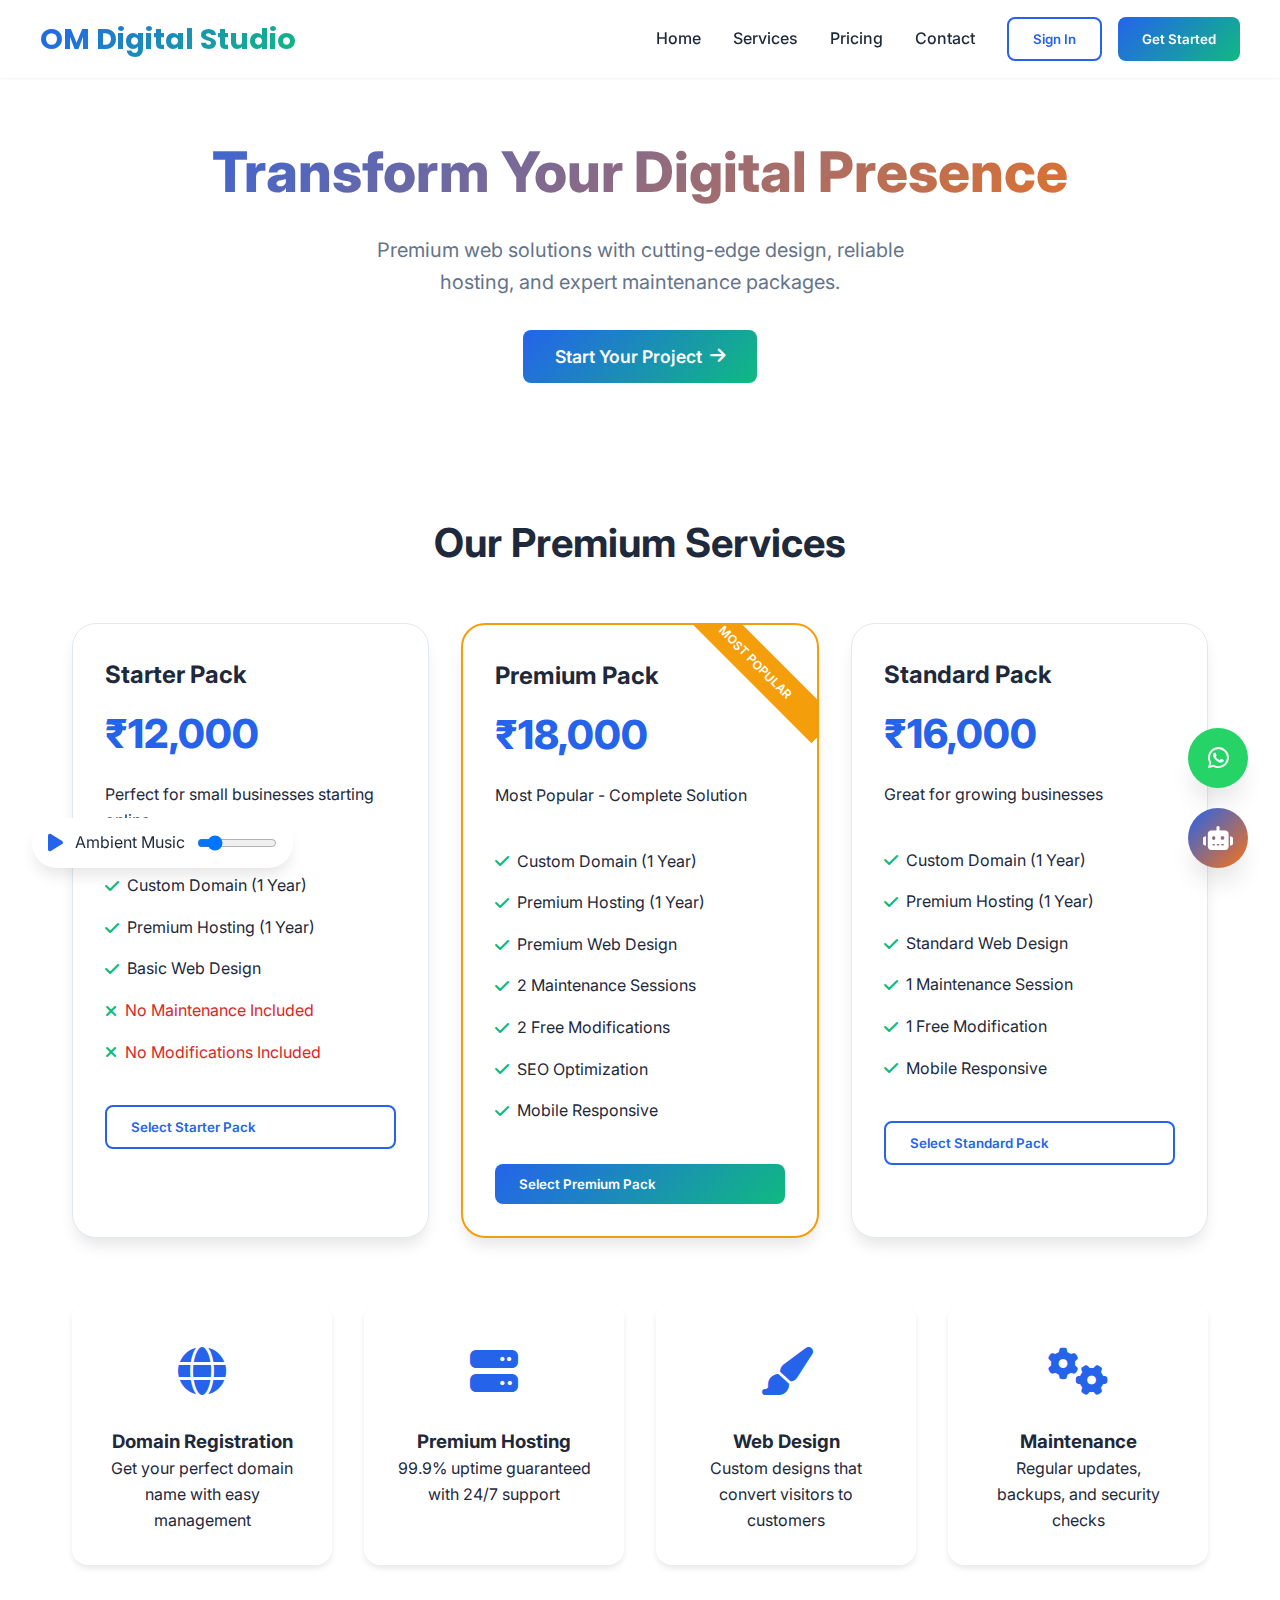
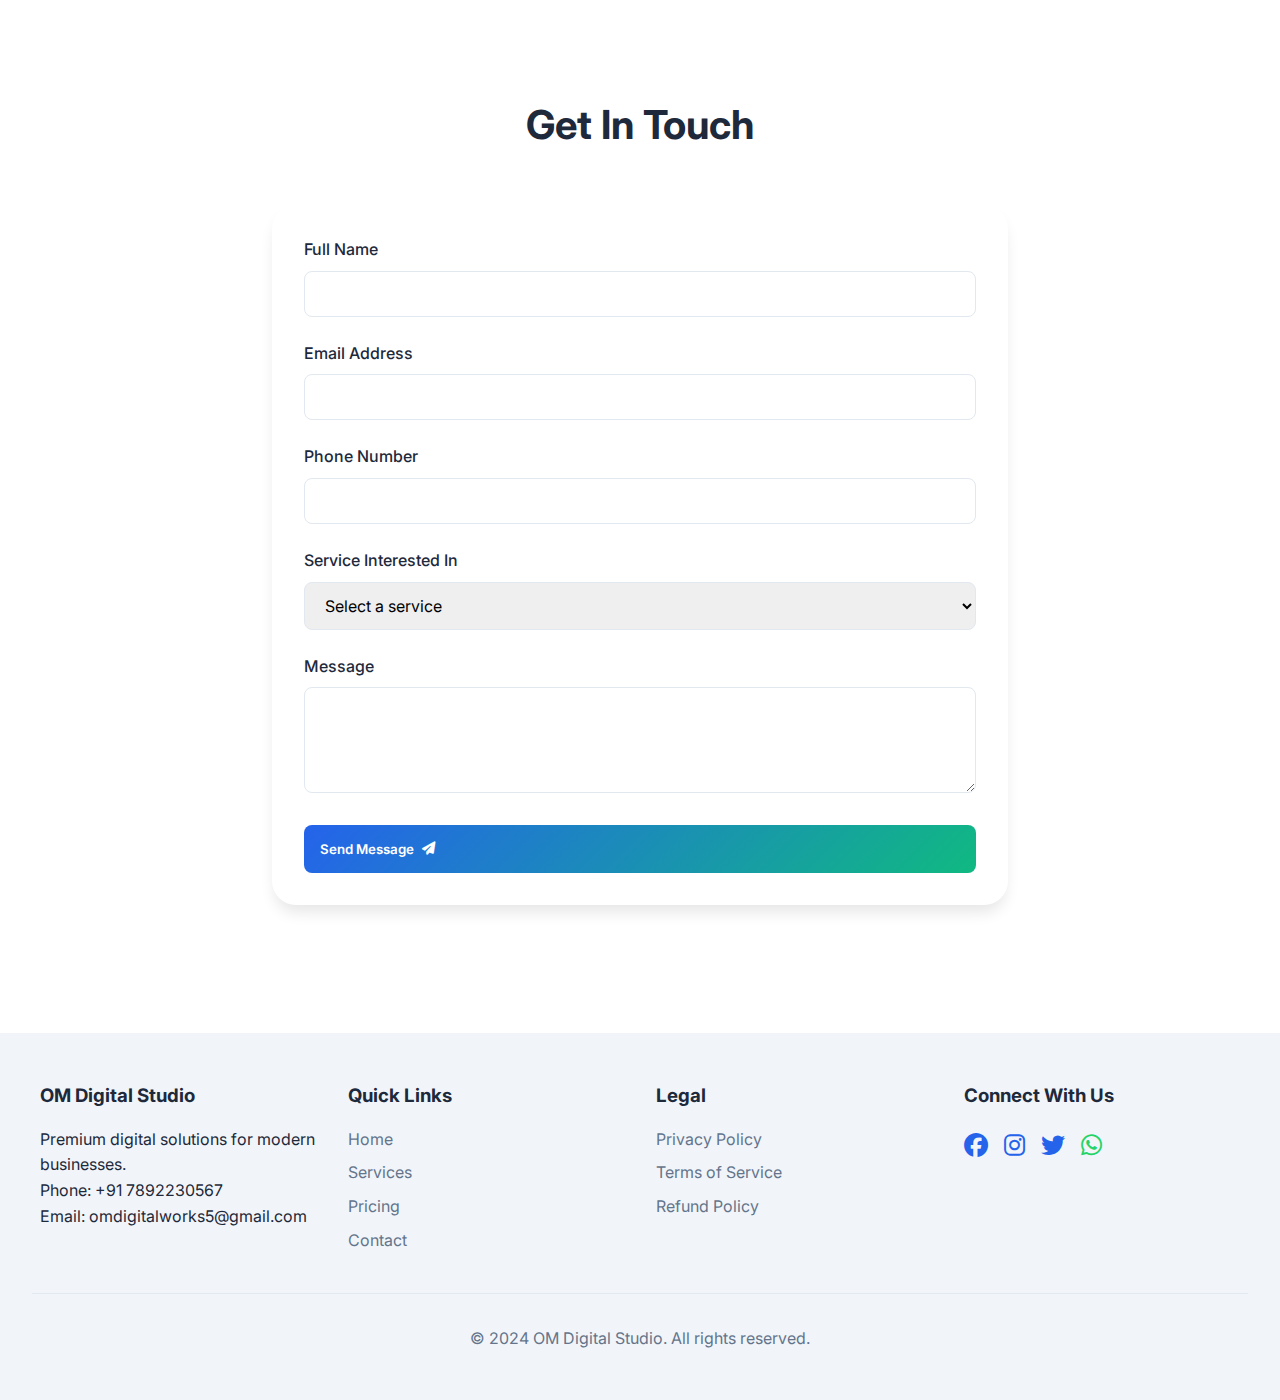
<file: index.html>
<!DOCTYPE html>
<html lang="en">
<head>
    <meta charset="UTF-8">
    <meta name="viewport" content="width=device-width, initial-scale=1.0">
    <title>OM Digital Studio - Premium Web Services</title>
    <link rel="preconnect" href="https://fonts.googleapis.com">
    <link rel="preconnect" href="https://fonts.gstatic.com" crossorigin>
    <link href="https://fonts.googleapis.com/css2?family=Inter:wght@300;400;500;600;700;800&family=Poppins:wght@400;500;600;700&display=swap" rel="stylesheet">
    <link rel="stylesheet" href="https://cdnjs.cloudflare.com/ajax/libs/font-awesome/6.4.0/css/all.min.css">
    
    <!-- SEO Meta Tags -->
    <meta name="description" content="Premium web development, hosting, and maintenance services. Get your business online with our expert solutions starting at ₹12,000.">
    <meta name="keywords" content="web design, hosting, domain, maintenance, web development, digital studio">
    <meta name="author" content="OM Digital Studio">
    <meta property="og:title" content="OM Digital Studio">
    <meta property="og:description" content="Premium web solutions for your business">
    <meta property="og:type" content="website">
    <meta property="og:image" content="https://images.unsplash.com/photo-1552664730-d307ca884978?ixlib=rb-4.0.3&auto=format&fit=crop&w=1200&q=80">
    <meta property="og:url" content="https://omdigitalstudio.com">
    <meta name="twitter:card" content="summary_large_image">
    
    <!-- JSON-LD Schema -->
    <script type="application/ld+json">
    {
        "@context": "https://schema.org",
        "@type": "LocalBusiness",
        "name": "OM Digital Studio",
        "image": "https://omdigitalstudio.com/logo.png",
        "telephone": "+917892230567",
        "email": "omdigitalworks5@gmail.com",
        "priceRange": "₹12,000 - ₹18,000",
        "address": {
            "@type": "PostalAddress",
            "addressCountry": "India"
        },
        "hasOfferCatalog": {
            "@type": "OfferCatalog",
            "name": "Web Services",
            "itemListElement": [
                {
                    "@type": "Offer",
                    "itemOffered": {
                        "@type": "Service",
                        "name": "Premium Web Pack",
                        "description": "Domain + Hosting + Web Design + 2 Maintenance + 2 Modifications"
                    },
                    "price": "18000",
                    "priceCurrency": "INR"
                }
            ]
        }
    }
    </script>
    
    <style>
        :root {
            --primary-indigo: #2563eb;
            --primary-indigo-dark: #1d4ed8;
            --secondary-emerald: #10b981;
            --accent-coral: #f97316;
            --accent-gold: #f59e0b;
            --background-white: #ffffff;
            --text-dark: #1e293b;
            --text-light: #64748b;
            --gray-100: #f1f5f9;
            --gray-200: #e2e8f0;
            --shadow-sm: 0 1px 2px 0 rgba(0, 0, 0, 0.05);
            --shadow-md: 0 4px 6px -1px rgba(0, 0, 0, 0.1);
            --shadow-lg: 0 10px 15px -3px rgba(0, 0, 0, 0.1);
            --shadow-xl: 0 20px 25px -5px rgba(0, 0, 0, 0.1);
            --radius-md: 8px;
            --radius-lg: 16px;
            --radius-xl: 24px;
        }

        * {
            margin: 0;
            padding: 0;
            box-sizing: border-box;
        }

        body {
            font-family: 'Inter', sans-serif;
            background-color: var(--background-white);
            color: var(--text-dark);
            line-height: 1.6;
            overflow-x: hidden;
        }

        /* Header & Navigation */
        .header {
            position: fixed;
            top: 0;
            width: 100%;
            background: rgba(255, 255, 255, 0.95);
            backdrop-filter: blur(10px);
            z-index: 1000;
            padding: 1rem 2rem;
            box-shadow: var(--shadow-sm);
        }

        .nav-container {
            max-width: 1200px;
            margin: 0 auto;
            display: flex;
            justify-content: space-between;
            align-items: center;
        }

        .logo {
            font-family: 'Poppins', sans-serif;
            font-size: 1.8rem;
            font-weight: 700;
            background: linear-gradient(135deg, var(--primary-indigo), var(--secondary-emerald));
            -webkit-background-clip: text;
            -webkit-text-fill-color: transparent;
            background-clip: text;
        }

        .nav-links {
            display: flex;
            gap: 2rem;
            align-items: center;
        }

        .nav-links a {
            text-decoration: none;
            color: var(--text-dark);
            font-weight: 500;
            transition: color 0.3s;
        }

        .nav-links a:hover {
            color: var(--primary-indigo);
        }

        .auth-buttons {
            display: flex;
            gap: 1rem;
        }

        .btn {
            padding: 0.75rem 1.5rem;
            border-radius: var(--radius-md);
            font-weight: 600;
            cursor: pointer;
            transition: all 0.3s ease;
            border: none;
            font-family: 'Inter', sans-serif;
            display: inline-flex;
            align-items: center;
            gap: 0.5rem;
        }

        .btn-primary {
            background: linear-gradient(135deg, var(--primary-indigo), var(--secondary-emerald));
            color: white;
        }

        .btn-primary:hover {
            transform: translateY(-2px);
            box-shadow: var(--shadow-lg);
        }

        .btn-outline {
            background: transparent;
            border: 2px solid var(--primary-indigo);
            color: var(--primary-indigo);
        }

        .btn-outline:hover {
            background: var(--primary-indigo);
            color: white;
        }

        /* Hero Section */
        .hero {
            padding: 8rem 2rem 4rem;
            max-width: 1200px;
            margin: 0 auto;
            text-align: center;
        }

        .hero h1 {
            font-size: 3.5rem;
            font-weight: 800;
            margin-bottom: 1rem;
            background: linear-gradient(135deg, var(--primary-indigo), var(--accent-coral));
            -webkit-background-clip: text;
            -webkit-text-fill-color: transparent;
            background-clip: text;
        }

        .hero p {
            font-size: 1.25rem;
            color: var(--text-light);
            max-width: 600px;
            margin: 0 auto 2rem;
        }

        /* Services Section */
        .services {
            padding: 4rem 2rem;
            max-width: 1200px;
            margin: 0 auto;
        }

        .section-title {
            text-align: center;
            font-size: 2.5rem;
            font-weight: 700;
            margin-bottom: 3rem;
            color: var(--text-dark);
        }

        .pricing-cards {
            display: grid;
            grid-template-columns: repeat(auto-fit, minmax(300px, 1fr));
            gap: 2rem;
            margin-bottom: 4rem;
        }

        .pricing-card {
            background: white;
            border-radius: var(--radius-xl);
            padding: 2rem;
            box-shadow: var(--shadow-lg);
            transition: transform 0.3s ease;
            border: 1px solid var(--gray-200);
        }

        .pricing-card:hover {
            transform: translateY(-10px);
            box-shadow: var(--shadow-xl);
        }

        .pricing-card.premium {
            border: 2px solid var(--accent-gold);
            position: relative;
            overflow: hidden;
        }

        .pricing-card.premium::before {
            content: 'MOST POPULAR';
            position: absolute;
            top: 20px;
            right: -35px;
            background: var(--accent-gold);
            color: white;
            padding: 0.5rem 3rem;
            transform: rotate(45deg);
            font-size: 0.75rem;
            font-weight: 600;
        }

        .pricing-header {
            margin-bottom: 2rem;
        }

        .pricing-title {
            font-size: 1.5rem;
            font-weight: 700;
            margin-bottom: 0.5rem;
        }

        .pricing-price {
            font-size: 2.5rem;
            font-weight: 800;
            color: var(--primary-indigo);
            margin-bottom: 1rem;
        }

        .pricing-features {
            list-style: none;
            margin-bottom: 2rem;
        }

        .pricing-features li {
            padding: 0.5rem 0;
            display: flex;
            align-items: center;
            gap: 0.5rem;
        }

        .pricing-features li i {
            color: var(--secondary-emerald);
        }

        /* Service Grid */
        .service-grid {
            display: grid;
            grid-template-columns: repeat(auto-fit, minmax(250px, 1fr));
            gap: 2rem;
            margin-top: 4rem;
        }

        .service-card {
            background: white;
            border-radius: var(--radius-lg);
            padding: 2rem;
            text-align: center;
            box-shadow: var(--shadow-md);
            transition: all 0.3s ease;
        }

        .service-card:hover {
            transform: translateY(-5px);
            box-shadow: var(--shadow-lg);
        }

        .service-icon {
            font-size: 3rem;
            margin-bottom: 1rem;
            color: var(--primary-indigo);
        }

        /* Contact Form */
        .contact {
            padding: 4rem 2rem;
            max-width: 800px;
            margin: 0 auto;
        }

        .contact-form {
            background: white;
            padding: 2rem;
            border-radius: var(--radius-xl);
            box-shadow: var(--shadow-lg);
        }

        .form-group {
            margin-bottom: 1.5rem;
        }

        .form-group label {
            display: block;
            margin-bottom: 0.5rem;
            font-weight: 500;
        }

        .form-control {
            width: 100%;
            padding: 0.75rem 1rem;
            border: 1px solid var(--gray-200);
            border-radius: var(--radius-md);
            font-family: 'Inter', sans-serif;
            font-size: 1rem;
            transition: border-color 0.3s;
        }

        .form-control:focus {
            outline: none;
            border-color: var(--primary-indigo);
            box-shadow: 0 0 0 3px rgba(37, 99, 235, 0.1);
        }

        /* AI Help Bot */
        .ai-help-btn {
            position: fixed;
            bottom: 2rem;
            right: 2rem;
            width: 60px;
            height: 60px;
            border-radius: 50%;
            background: linear-gradient(135deg, var(--primary-indigo), var(--accent-coral));
            color: white;
            border: none;
            cursor: pointer;
            box-shadow: var(--shadow-xl);
            z-index: 1000;
            display: flex;
            align-items: center;
            justify-content: center;
            font-size: 1.5rem;
            transition: transform 0.3s ease;
        }

        .ai-help-btn:hover {
            transform: scale(1.1);
        }

        .ai-modal {
            display: none;
            position: fixed;
            bottom: 5rem;
            right: 2rem;
            width: 350px;
            background: white;
            border-radius: var(--radius-lg);
            box-shadow: var(--shadow-xl);
            z-index: 1001;
            overflow: hidden;
        }

        .ai-header {
            background: linear-gradient(135deg, var(--primary-indigo), var(--secondary-emerald));
            color: white;
            padding: 1rem;
            display: flex;
            justify-content: space-between;
            align-items: center;
        }

        .ai-body {
            padding: 1rem;
            max-height: 400px;
            overflow-y: auto;
        }

        .ai-message {
            margin-bottom: 1rem;
            padding: 0.75rem;
            border-radius: var(--radius-md);
            background: var(--gray-100);
        }

        .ai-message.user {
            background: var(--primary-indigo);
            color: white;
            margin-left: 2rem;
        }

        .ai-message.bot {
            background: var(--gray-100);
            margin-right: 2rem;
        }

        .ai-input {
            display: flex;
            padding: 1rem;
            border-top: 1px solid var(--gray-200);
        }

        .ai-input input {
            flex: 1;
            padding: 0.5rem;
            border: 1px solid var(--gray-200);
            border-radius: var(--radius-md);
            margin-right: 0.5rem;
        }

        /* Music Player */
        .music-player {
            position: fixed;
            bottom: 2rem;
            left: 2rem;
            background: white;
            padding: 0.75rem 1rem;
            border-radius: 50px;
            box-shadow: var(--shadow-lg);
            display: flex;
            align-items: center;
            gap: 0.75rem;
            z-index: 1000;
        }

        .music-control {
            background: none;
            border: none;
            color: var(--primary-indigo);
            cursor: pointer;
            font-size: 1.25rem;
        }

        /* Footer */
        .footer {
            background: var(--gray-100);
            padding: 3rem 2rem;
            margin-top: 4rem;
        }

        .footer-content {
            max-width: 1200px;
            margin: 0 auto;
            display: grid;
            grid-template-columns: repeat(auto-fit, minmax(250px, 1fr));
            gap: 2rem;
        }

        .footer-section h3 {
            margin-bottom: 1rem;
            color: var(--text-dark);
        }

        .footer-links {
            list-style: none;
        }

        .footer-links li {
            margin-bottom: 0.5rem;
        }

        .footer-links a {
            color: var(--text-light);
            text-decoration: none;
            transition: color 0.3s;
        }

        .footer-links a:hover {
            color: var(--primary-indigo);
        }

        .copyright {
            text-align: center;
            padding-top: 2rem;
            margin-top: 2rem;
            border-top: 1px solid var(--gray-200);
            color: var(--text-light);
        }

        /* Authentication Modal */
        .auth-modal {
            display: none;
            position: fixed;
            top: 0;
            left: 0;
            width: 100%;
            height: 100%;
            background: rgba(0, 0, 0, 0.5);
            z-index: 2000;
            align-items: center;
            justify-content: center;
        }

        .auth-container {
            background: white;
            padding: 2rem;
            border-radius: var(--radius-xl);
            width: 90%;
            max-width: 400px;
        }

        .auth-tabs {
            display: flex;
            margin-bottom: 2rem;
            border-bottom: 2px solid var(--gray-200);
        }

        .auth-tab {
            flex: 1;
            padding: 0.75rem;
            text-align: center;
            cursor: pointer;
            font-weight: 600;
            color: var(--text-light);
            transition: color 0.3s;
        }

        .auth-tab.active {
            color: var(--primary-indigo);
            border-bottom: 2px solid var(--primary-indigo);
            margin-bottom: -2px;
        }

        .auth-form {
            display: none;
        }

        .auth-form.active {
            display: block;
        }

        /* Responsive Design */
        @media (max-width: 768px) {
            .hero h1 {
                font-size: 2.5rem;
            }
            
            .nav-links {
                display: none;
            }
            
            .mobile-menu-btn {
                display: block;
            }
            
            .pricing-cards {
                grid-template-columns: 1fr;
            }
            
            .ai-modal {
                width: calc(100% - 4rem);
                right: 2rem;
                bottom: 5rem;
            }
            
            .music-player {
                bottom: 1rem;
                left: 1rem;
            }
        }

        /* Animations */
        @keyframes fadeIn {
            from { opacity: 0; transform: translateY(20px); }
            to { opacity: 1; transform: translateY(0); }
        }

        .animate-in {
            animation: fadeIn 0.6s ease-out forwards;
        }

        .whatsapp-float {
            position: fixed;
            bottom: 7rem;
            right: 2rem;
            width: 60px;
            height: 60px;
            background: #25D366;
            color: white;
            border-radius: 50%;
            display: flex;
            align-items: center;
            justify-content: center;
            font-size: 1.5rem;
            box-shadow: var(--shadow-xl);
            z-index: 999;
            text-decoration: none;
        }

        /* Cookie Consent */
        .cookie-consent {
            position: fixed;
            bottom: 0;
            left: 0;
            right: 0;
            background: white;
            padding: 1rem 2rem;
            box-shadow: var(--shadow-lg);
            display: none;
            z-index: 2000;
        }
    </style>
</head>
<body>
    <!-- Music Player -->
    <div class="music-player">
        <button class="music-control" id="playBtn">
            <i class="fas fa-play"></i>
        </button>
        <span>Ambient Music</span>
        <input type="range" id="volumeSlider" min="0" max="100" value="15" style="width: 80px;">
    </div>

    <!-- WhatsApp Float -->
    <a href="https://wa.me/917892230567?text=Hi%20OM%20Digital%20Studio!%20I%20need%20help%20with..." 
       class="whatsapp-float" target="_blank">
        <i class="fab fa-whatsapp"></i>
    </a>

    <!-- AI Help Button -->
    <button class="ai-help-btn" id="aiHelpBtn">
        <i class="fas fa-robot"></i>
    </button>

    <!-- AI Modal -->
    <div class="ai-modal" id="aiModal">
        <div class="ai-header">
            <h3>AI Assistant</h3>
            <button id="closeAiBtn" style="background:none;border:none;color:white;cursor:pointer;">
                <i class="fas fa-times"></i>
            </button>
        </div>
        <div class="ai-body" id="aiChat">
            <div class="ai-message bot">
                👋 Hello! I'm your AI assistant. How can I help you today?
            </div>
        </div>
        <div class="ai-input">
            <input type="text" id="aiInput" placeholder="Ask me anything...">
            <button class="btn btn-primary" id="sendAiBtn">Send</button>
        </div>
    </div>

    <!-- Header -->
    <header class="header">
        <div class="nav-container">
            <div class="logo">OM Digital Studio</div>
            <div class="nav-links">
                <a href="#home">Home</a>
                <a href="#services">Services</a>
                <a href="#pricing">Pricing</a>
                <a href="#contact">Contact</a>
                <div class="auth-buttons">
                    <button class="btn btn-outline" id="loginBtn">Sign In</button>
                    <button class="btn btn-primary" id="signupBtn">Get Started</button>
                </div>
            </div>
        </div>
    </header>

    <!-- Hero Section -->
    <section class="hero" id="home">
        <h1>Transform Your Digital Presence</h1>
        <p>Premium web solutions with cutting-edge design, reliable hosting, and expert maintenance packages.</p>
        <button class="btn btn-primary" style="padding: 1rem 2rem; font-size: 1.1rem;">
            Start Your Project <i class="fas fa-arrow-right"></i>
        </button>
    </section>

    <!-- Services Section -->
    <section class="services" id="services">
        <h2 class="section-title">Our Premium Services</h2>
        
        <!-- Pricing Cards -->
        <div class="pricing-cards" id="pricing">
            <div class="pricing-card">
                <div class="pricing-header">
                    <h3 class="pricing-title">Starter Pack</h3>
                    <div class="pricing-price">₹12,000</div>
                    <p>Perfect for small businesses starting online</p>
                </div>
                <ul class="pricing-features">
                    <li><i class="fas fa-check"></i> Custom Domain (1 Year)</li>
                    <li><i class="fas fa-check"></i> Premium Hosting (1 Year)</li>
                    <li><i class="fas fa-check"></i> Basic Web Design</li>
                    <li><i class="fas fa-times"></i> <span style="color: #dc2626;">No Maintenance Included</span></li>
                    <li><i class="fas fa-times"></i> <span style="color: #dc2626;">No Modifications Included</span></li>
                </ul>
                <button class="btn btn-outline" style="width: 100%;" onclick="selectPack('starter')">
                    Select Starter Pack
                </button>
            </div>

            <div class="pricing-card premium">
                <div class="pricing-header">
                    <h3 class="pricing-title">Premium Pack</h3>
                    <div class="pricing-price">₹18,000</div>
                    <p>Most Popular - Complete Solution</p>
                </div>
                <ul class="pricing-features">
                    <li><i class="fas fa-check"></i> Custom Domain (1 Year)</li>
                    <li><i class="fas fa-check"></i> Premium Hosting (1 Year)</li>
                    <li><i class="fas fa-check"></i> Premium Web Design</li>
                    <li><i class="fas fa-check"></i> 2 Maintenance Sessions</li>
                    <li><i class="fas fa-check"></i> 2 Free Modifications</li>
                    <li><i class="fas fa-check"></i> SEO Optimization</li>
                    <li><i class="fas fa-check"></i> Mobile Responsive</li>
                </ul>
                <button class="btn btn-primary" style="width: 100%;" onclick="selectPack('premium')">
                    Select Premium Pack
                </button>
            </div>

            <div class="pricing-card">
                <div class="pricing-header">
                    <h3 class="pricing-title">Standard Pack</h3>
                    <div class="pricing-price">₹16,000</div>
                    <p>Great for growing businesses</p>
                </div>
                <ul class="pricing-features">
                    <li><i class="fas fa-check"></i> Custom Domain (1 Year)</li>
                    <li><i class="fas fa-check"></i> Premium Hosting (1 Year)</li>
                    <li><i class="fas fa-check"></i> Standard Web Design</li>
                    <li><i class="fas fa-check"></i> 1 Maintenance Session</li>
                    <li><i class="fas fa-check"></i> 1 Free Modification</li>
                    <li><i class="fas fa-check"></i> Mobile Responsive</li>
                </ul>
                <button class="btn btn-outline" style="width: 100%;" onclick="selectPack('standard')">
                    Select Standard Pack
                </button>
            </div>
        </div>

        <!-- Service Grid -->
        <div class="service-grid">
            <div class="service-card">
                <div class="service-icon">
                    <i class="fas fa-globe"></i>
                </div>
                <h3>Domain Registration</h3>
                <p>Get your perfect domain name with easy management</p>
            </div>
            <div class="service-card">
                <div class="service-icon">
                    <i class="fas fa-server"></i>
                </div>
                <h3>Premium Hosting</h3>
                <p>99.9% uptime guaranteed with 24/7 support</p>
            </div>
            <div class="service-card">
                <div class="service-icon">
                    <i class="fas fa-paint-brush"></i>
                </div>
                <h3>Web Design</h3>
                <p>Custom designs that convert visitors to customers</p>
            </div>
            <div class="service-card">
                <div class="service-icon">
                    <i class="fas fa-cogs"></i>
                </div>
                <h3>Maintenance</h3>
                <p>Regular updates, backups, and security checks</p>
            </div>
        </div>
    </section>

    <!-- Contact Section -->
    <section class="contact" id="contact">
        <h2 class="section-title">Get In Touch</h2>
        <div class="contact-form">
            <form id="contactForm">
                <div class="form-group">
                    <label for="name">Full Name</label>
                    <input type="text" id="name" class="form-control" required>
                </div>
                <div class="form-group">
                    <label for="email">Email Address</label>
                    <input type="email" id="email" class="form-control" required>
                </div>
                <div class="form-group">
                    <label for="phone">Phone Number</label>
                    <input type="tel" id="phone" class="form-control" required>
                </div>
                <div class="form-group">
                    <label for="service">Service Interested In</label>
                    <select id="service" class="form-control" required>
                        <option value="">Select a service</option>
                        <option value="starter">Starter Pack (₹12,000)</option>
                        <option value="standard">Standard Pack (₹16,000)</option>
                        <option value="premium">Premium Pack (₹18,000)</option>
                        <option value="domain">Domain Only</option>
                        <option value="hosting">Hosting Only</option>
                        <option value="design">Web Design Only</option>
                    </select>
                </div>
                <div class="form-group">
                    <label for="message">Message</label>
                    <textarea id="message" class="form-control" rows="4" required></textarea>
                </div>
                <button type="submit" class="btn btn-primary" style="width: 100%; padding: 1rem;">
                    Send Message <i class="fas fa-paper-plane"></i>
                </button>
            </form>
        </div>
    </section>

    <!-- Footer -->
    <footer class="footer">
        <div class="footer-content">
            <div class="footer-section">
                <h3>OM Digital Studio</h3>
                <p>Premium digital solutions for modern businesses.</p>
                <p>Phone: +91 7892230567</p>
                <p>Email: omdigitalworks5@gmail.com</p>
            </div>
            <div class="footer-section">
                <h3>Quick Links</h3>
                <ul class="footer-links">
                    <li><a href="#home">Home</a></li>
                    <li><a href="#services">Services</a></li>
                    <li><a href="#pricing">Pricing</a></li>
                    <li><a href="#contact">Contact</a></li>
                </ul>
            </div>
            <div class="footer-section">
                <h3>Legal</h3>
                <ul class="footer-links">
                    <li><a href="#" onclick="showPolicy('privacy')">Privacy Policy</a></li>
                    <li><a href="#" onclick="showPolicy('terms')">Terms of Service</a></li>
                    <li><a href="#" onclick="showPolicy('refund')">Refund Policy</a></li>
                </ul>
            </div>
            <div class="footer-section">
                <h3>Connect With Us</h3>
                <div style="display: flex; gap: 1rem; margin-top: 1rem;">
                    <a href="#" style="color: var(--primary-indigo); font-size: 1.5rem;"><i class="fab fa-facebook"></i></a>
                    <a href="#" style="color: var(--primary-indigo); font-size: 1.5rem;"><i class="fab fa-instagram"></i></a>
                    <a href="#" style="color: var(--primary-indigo); font-size: 1.5rem;"><i class="fab fa-twitter"></i></a>
                    <a href="https://wa.me/917892230567" style="color: #25D366; font-size: 1.5rem;"><i class="fab fa-whatsapp"></i></a>
                </div>
            </div>
        </div>
        <div class="copyright">
            <p>&copy; 2024 OM Digital Studio. All rights reserved.</p>
        </div>
    </footer>

    <!-- Authentication Modal -->
    <div class="auth-modal" id="authModal">
        <div class="auth-container">
            <div class="auth-tabs">
                <div class="auth-tab active" onclick="switchAuthTab('login')">Sign In</div>
                <div class="auth-tab" onclick="switchAuthTab('signup')">Sign Up</div>
            </div>
            
            <!-- Login Form -->
            <form class="auth-form active" id="loginForm">
                <div class="form-group">
                    <label>Email or Mobile</label>
                    <input type="text" id="loginId" class="form-control" placeholder="Email or +91XXXXXXXXXX" required>
                </div>
                <div class="form-group">
                    <label>Password</label>
                    <input type="password" id="loginPassword" class="form-control" required>
                </div>
                <button type="submit" class="btn btn-primary" style="width: 100%; margin-bottom: 1rem;">
                    Sign In
                </button>
                <button type="button" class="btn btn-outline" style="width: 100%;" onclick="signInWithGoogle()">
                    <i class="fab fa-google"></i> Continue with Google
                </button>
            </form>

            <!-- Signup Form -->
            <form class="auth-form" id="signupForm">
                <div class="form-group">
                    <label>Full Name</label>
                    <input type="text" id="signupName" class="form-control" required>
                </div>
                <div class="form-group">
                    <label>Email</label>
                    <input type="email" id="signupEmail" class="form-control" required>
                </div>
                <div class="form-group">
                    <label>Mobile Number</label>
                    <input type="tel" id="signupPhone" class="form-control" required>
                </div>
                <div class="form-group">
                    <label>Password</label>
                    <input type="password" id="signupPassword" class="form-control" required>
                </div>
                <button type="submit" class="btn btn-primary" style="width: 100%; margin-bottom: 1rem;">
                    Create Account
                </button>
                <button type="button" class="btn btn-outline" style="width: 100%;" onclick="signInWithGoogle()">
                    <i class="fab fa-google"></i> Continue with Google
                </button>
            </form>
        </div>
    </div>

    <!-- Cookie Consent -->
    <div class="cookie-consent" id="cookieConsent">
        <div style="display: flex; justify-content: space-between; align-items: center; max-width: 1200px; margin: 0 auto;">
            <p>We use cookies to enhance your experience. By continuing to visit this site you agree to our use of cookies.</p>
            <button class="btn btn-primary" onclick="acceptCookies()">Accept</button>
        </div>
    </div>

    <!-- Admin Link (Hidden) -->
    <a href="admin.html" id="adminLink" style="display: none;">Admin</a>

    <script src="app.js"></script>
</body>
</html>
</file>
